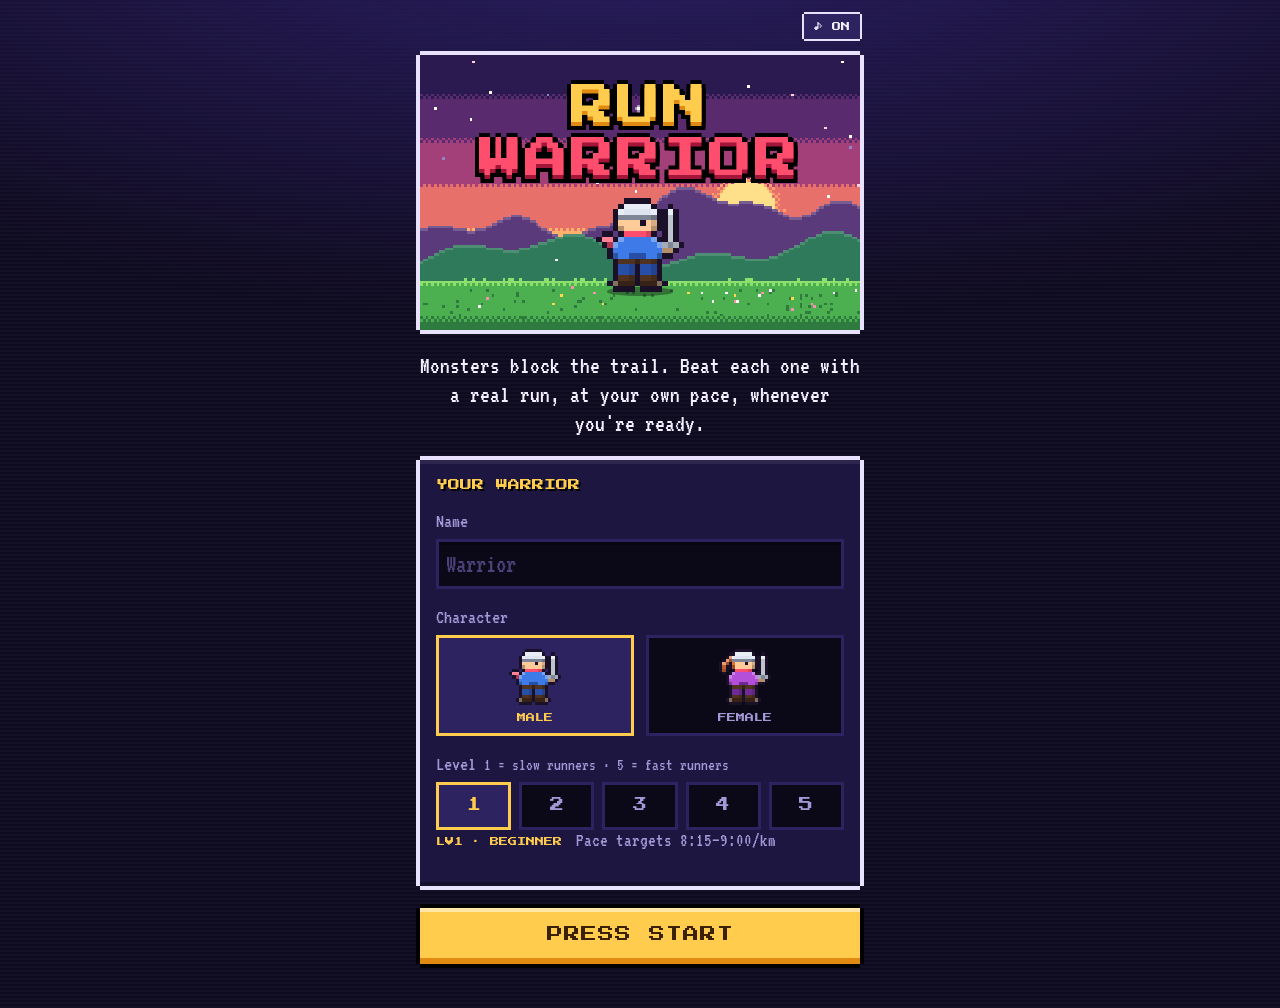
<file: index.html>
<!doctype html>
<html lang="en">
<head>
  <meta charset="utf-8">
  <meta name="viewport" content="width=device-width, initial-scale=1">
  <meta name="theme-color" content="#0e0a1f">
  <title>Run Warrior</title>
  <link rel="icon" type="image/png" sizes="32x32" href="icons/icon-32.png">
  <link rel="apple-touch-icon" href="icons/icon-180.png">
  <link rel="manifest" href="manifest.webmanifest">
  <link rel="preconnect" href="https://fonts.googleapis.com">
  <link rel="preconnect" href="https://fonts.gstatic.com" crossorigin>
  <link href="https://fonts.googleapis.com/css2?family=Press+Start+2P&family=VT323&display=swap" rel="stylesheet">
  <link rel="stylesheet" href="css/style.css">
</head>
<body>
  <main id="app"><p class="loading">LOADING…</p></main>
  <script type="module" src="js/main.js"></script>
</body>
</html>
</file>
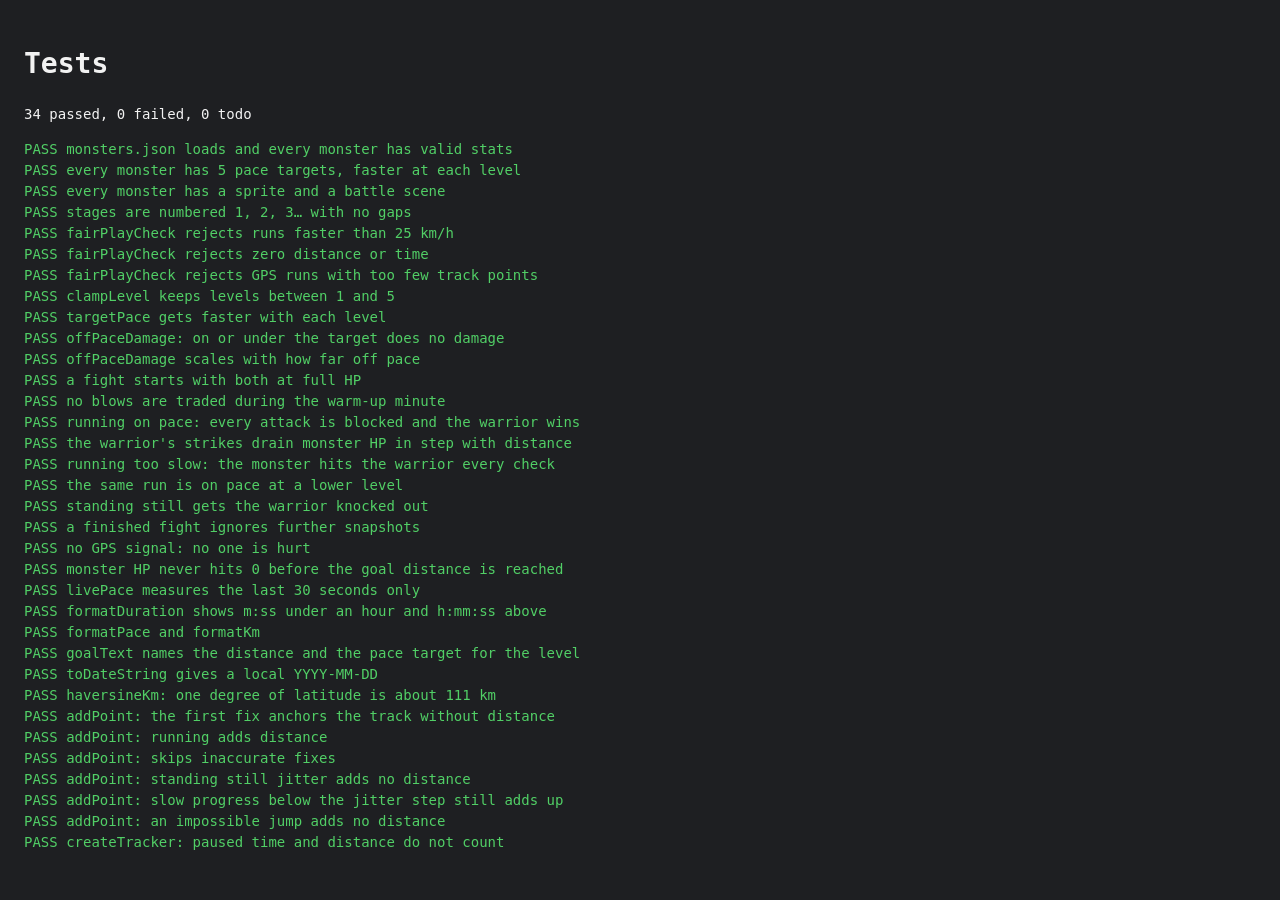
<file: tests/index.html>
<!doctype html>
<html lang="en">
<head>
  <meta charset="utf-8">
  <meta name="viewport" content="width=device-width, initial-scale=1">
  <title>Run Warrior tests</title>
  <style>
    body { background: #1e1f22; color: #f2f2f2; font: 14px/1.5 ui-monospace, Menlo, monospace; padding: 16px; }
    ul { list-style: none; padding: 0; }
    .pass { color: #51cf66; }
    .fail { color: #ff6b6b; }
    .todo { color: #a0a0a6; }
  </style>
</head>
<body>
  <h1>Tests</h1>
  <p id="summary">Running…</p>
  <ul id="out"></ul>
  <script type="module">
    import { run } from './runner.js';
    import './monsters.test.js';
    import './rules.test.js';
    import './format.test.js';
    import './gps.test.js';

    const { pass, fail, todos } = await run(document.getElementById('out'));
    document.getElementById('summary').textContent = `${pass} passed, ${fail} failed, ${todos} todo`;
  </script>
</body>
</html>
</file>
<file: css/style.css>
/* Run Warrior: pixel-art style */

:root {
  --bg: #0e0a1f;
  --panel: #1d1640;
  --panel-2: #2d2360;
  --well: #0b0818;
  --line: #e9e2ff;
  --ink: #f4efff;
  --muted: #a397d6;
  --gold: #ffcc4d;
  --gold-2: #e08a12;
  --gold-ink: #3a2104;
  --red: #ff4d6d;
  --green: #3ee07a;
  --yellow: #ffd84d;
  --font-pixel: 'Press Start 2P', ui-monospace, monospace;
  --font-body: 'VT323', ui-monospace, monospace;
  --b: 4px; /* pixel border size */
  --u: 3px; /* one scene pixel, set by JS */
  /* Notched pixel border: four offset shadows leave the corners open. */
  --border: 0 calc(-1 * var(--b)) 0 0 var(--line), 0 var(--b) 0 0 var(--line),
            calc(-1 * var(--b)) 0 0 0 var(--line), var(--b) 0 0 0 var(--line);
  --border-dark: 0 calc(-1 * var(--b)) 0 0 #000, 0 var(--b) 0 0 #000,
                 calc(-1 * var(--b)) 0 0 0 #000, var(--b) 0 0 0 #000;
}

* { box-sizing: border-box; }

html { background: var(--bg); }

body {
  margin: 0;
  min-height: 100vh;
  color: var(--ink);
  font-family: var(--font-body);
  font-size: 22px;
  line-height: 1.2;
  background:
    radial-gradient(ellipse 120% 60% at 50% -10%, #2c1f66 0%, transparent 70%),
    repeating-linear-gradient(0deg, rgba(255, 255, 255, 0.025) 0 2px, transparent 2px 4px),
    var(--bg);
  -webkit-font-smoothing: none;
  -webkit-tap-highlight-color: transparent;
}

#app { max-width: 480px; margin: 0 auto; padding: 14px 16px 40px; }

img { image-rendering: pixelated; }

.loading { font-family: var(--font-pixel); font-size: 12px; text-align: center; margin-top: 40vh; }

.muted { color: var(--muted); }
.center { text-align: center; }
.sr { position: absolute; width: 1px; height: 1px; overflow: hidden; clip: rect(0 0 0 0); white-space: nowrap; }

/* ---------- Top bar ---------- */

.topbar {
  display: flex;
  align-items: center;
  justify-content: space-between;
  margin: 0 var(--b) 16px;
}
.brand {
  font-family: var(--font-pixel);
  font-size: 12px;
  color: var(--gold);
  text-shadow: 2px 2px 0 #000;
}
.title-screen .brand { visibility: hidden; }
.icon-btn {
  font-family: var(--font-pixel);
  font-size: 9px;
  color: var(--ink);
  background: var(--panel-2);
  border: 0;
  padding: 8px 10px;
  cursor: pointer;
  box-shadow: 0 -2px 0 0 var(--line), 0 2px 0 0 var(--line), -2px 0 0 0 var(--line), 2px 0 0 0 var(--line);
}
.icon-btn[aria-pressed='false'] { color: var(--muted); }

/* ---------- Panels ---------- */

.panel {
  background: var(--panel);
  box-shadow: var(--border), inset 0 calc(-1 * var(--b)) 0 0 rgba(0, 0, 0, 0.3), inset 0 var(--b) 0 0 rgba(255, 255, 255, 0.07);
  margin: var(--b) var(--b) 22px;
  padding: 18px 16px;
}
.panel-title {
  margin: 0 0 16px;
  font-family: var(--font-pixel);
  font-weight: 400;
  font-size: 12px;
  color: var(--gold);
  text-shadow: 2px 2px 0 #000;
}
.panel p { margin: 0 0 12px; }
.panel p:last-child { margin-bottom: 0; }
.lead { font-size: 24px; }

/* ---------- Scene ---------- */

.scene {
  position: relative;
  aspect-ratio: 16 / 10;
  margin: var(--b) var(--b) 22px;
  background: #000;
  box-shadow: var(--border);
  overflow: hidden;
  user-select: none;
  -webkit-user-select: none;
}
.scene canvas {
  position: absolute;
  inset: 0;
  width: 100%;
  height: 100%;
  image-rendering: pixelated;
}
.scene .fx { z-index: 3; pointer-events: none; }

.actor {
  position: absolute;
  bottom: 14%;
  left: calc(var(--x) * 1%);
  transform: translateX(-50%);
  z-index: 2;
}
.actor::before {
  content: '';
  position: absolute;
  left: 12%;
  right: 12%;
  bottom: calc(var(--u) * -1.5);
  height: calc(var(--u) * 3);
  background: rgba(0, 0, 0, 0.35);
  border-radius: 50%;
}
.actor .body { position: relative; transform-origin: 50% 100%; }
.actor img { display: block; width: calc(var(--u) * var(--w)); height: auto; }

/* Idle animations: whole-pixel steps for that sprite feel */
.idle-bob { animation: bob 1s steps(1) infinite; }
@keyframes bob { 50% { transform: translateY(calc(var(--u) * -1)); } }

.idle-squish { transform-origin: 50% 100%; animation: squish 0.9s steps(1) infinite; }
@keyframes squish { 50% { transform: scale(1.1, 0.88); } }

.idle-hop { animation: hop 0.8s steps(1) infinite; }
@keyframes hop {
  25% { transform: translateY(calc(var(--u) * -3)); }
  50% { transform: translateY(calc(var(--u) * -1)); }
}

.idle-sway { animation: sway 1.6s steps(1) infinite; }
@keyframes sway {
  25% { transform: translateX(calc(var(--u) * -1)); }
  75% { transform: translateX(var(--u)); }
}

.idle-hover { animation: hover 1.2s steps(1) infinite; }
@keyframes hover {
  25%, 75% { transform: translateY(calc(var(--u) * -2)); }
  50% { transform: translateY(calc(var(--u) * -4)); }
}

/* Attack moves */
.hero .body.dash { animation: dash 0.55s ease-in-out; }
@keyframes dash {
  30%, 50% { transform: translateX(calc(var(--u) * 50)); }
}

.monster .body.hurt { animation: hurt 0.45s steps(1); }
@keyframes hurt {
  0% { transform: translateX(calc(var(--u) * 3)); filter: brightness(0) invert(1); }
  20% { transform: translateX(calc(var(--u) * -3)); filter: none; }
  40% { transform: translateX(calc(var(--u) * 2)); filter: brightness(0) invert(1); }
  60% { transform: translateX(calc(var(--u) * -1)); filter: none; }
  80% { transform: none; filter: brightness(0) invert(1); }
  100% { transform: none; filter: none; }
}

.monster .body.dying { animation: dying 0.75s steps(1) forwards; }
@keyframes dying {
  0%, 30% { opacity: 1; }
  15%, 45% { opacity: 0.15; }
  60% { opacity: 1; transform: none; }
  75% { transform: scale(1.15, 0.6); opacity: 0.7; }
  90% { transform: scale(1.3, 0.25); opacity: 0.35; }
  100% { transform: scale(1.4, 0); opacity: 0; }
}

.body.pop { animation: pop 0.4s steps(4); }
@keyframes pop {
  0% { transform: scale(0); }
  60% { transform: scale(1.25); }
  100% { transform: scale(1); }
}

.hero .body.cheer { animation: cheer 0.4s steps(1) 3; }
@keyframes cheer { 50% { transform: translateY(calc(var(--u) * -5)); } }

/* HUD */
.hud {
  position: absolute;
  top: 5%;
  z-index: 4;
  padding: 7px 8px 6px;
  background: rgba(11, 8, 24, 0.86);
  font-family: var(--font-pixel);
  font-size: 8px;
  line-height: 1.7;
  box-shadow: 0 -2px 0 0 var(--line), 0 2px 0 0 var(--line), -2px 0 0 0 var(--line), 2px 0 0 0 var(--line);
}
.hud b { display: block; font-weight: 400; font-size: 9px; }
.hud--hero { left: 4%; width: 40%; }
.hud--foe { right: 4%; width: 48%; }
.boss { font-style: normal; color: var(--red); animation: blink 0.8s steps(1) infinite; }
.hpbar {
  position: relative;
  height: 8px;
  margin: 5px 0 3px;
  background: #000;
  box-shadow: 0 0 0 2px #000;
}
.hpbar .lag, .hpbar .fill { position: absolute; top: 0; bottom: 0; left: 0; }
.hpbar .lag { background: #fff; transition: width 0.7s steps(10) 0.35s; }
.hpbar .fill {
  background: var(--green);
  transition: width 0.25s steps(5);
  box-shadow: inset 0 2px 0 rgba(255, 255, 255, 0.4), inset 0 -2px 0 rgba(0, 0, 0, 0.3);
}
.hpbar.mid .fill { background: var(--yellow); }
.hpbar.low .fill { background: var(--red); }
.hpnum { color: var(--muted); }

/* Floating damage numbers */
.dmg-num {
  position: absolute;
  z-index: 5;
  font-family: var(--font-pixel);
  font-size: 16px;
  color: #fff;
  pointer-events: none;
  text-shadow: 3px 0 #000, -3px 0 #000, 0 3px #000, 0 -3px #000, 3px 3px #000;
  animation: rise 1.1s steps(10) forwards;
}
.dmg-num.crit { font-size: 22px; color: var(--gold); }
@keyframes rise {
  0% { transform: translate(-50%, 0) scale(0.5); opacity: 1; }
  15% { transform: translate(-50%, -70%) scale(1.35); }
  35% { transform: translate(-50%, -90%) scale(1); }
  80% { opacity: 1; }
  100% { transform: translate(-50%, -200%); opacity: 0; }
}

/* Big banner (VICTORY!) */
.banner {
  position: absolute;
  inset: 0;
  z-index: 6;
  display: flex;
  align-items: center;
  justify-content: center;
  pointer-events: none;
  font-family: var(--font-pixel);
  font-size: clamp(22px, 8vw, 34px);
  color: var(--gold);
  text-shadow: 0 4px 0 var(--gold-2), 4px 4px 0 #000, -4px 4px 0 #000, 4px 0 0 #000, -4px 0 0 #000, 0 -4px 0 #000, 0 8px 0 #000;
  visibility: hidden;
}
.banner.show { visibility: visible; }
.banner span { display: inline-block; }
.banner.show span { animation: letter 0.7s steps(4) calc(var(--i) * 70ms) both, wave 1s steps(2) calc(0.8s + var(--i) * 70ms) infinite; }
@keyframes letter {
  0% { transform: translateY(-250%); opacity: 0; }
  60% { transform: translateY(20%); opacity: 1; }
  100% { transform: none; opacity: 1; }
}
@keyframes wave { 50% { transform: translateY(-4px); } }

/* Title logo */
.logo {
  position: absolute;
  top: 9%;
  left: 0;
  right: 0;
  z-index: 4;
  margin: 0;
  text-align: center;
  font-family: var(--font-pixel);
  font-weight: 400;
  line-height: 1.2;
  animation: float 2s steps(2) infinite;
}
.logo span {
  display: block;
  font-size: clamp(28px, 9.5vw, 44px);
  color: var(--gold);
  letter-spacing: 2px;
  text-shadow: 0 4px 0 var(--gold-2), 4px 4px 0 #000, -4px 4px 0 #000, 4px 0 0 #000, -4px 0 0 #000, 0 -4px 0 #000, 0 8px 0 #000, 4px 8px 0 #000, -4px 8px 0 #000;
}
.logo span + span { color: var(--red); text-shadow: 0 4px 0 #a3163a, 4px 4px 0 #000, -4px 4px 0 #000, 4px 0 0 #000, -4px 0 0 #000, 0 -4px 0 #000, 0 8px 0 #000, 4px 8px 0 #000, -4px 8px 0 #000; }
@keyframes float { 50% { transform: translateY(-4px); } }

/* ---------- Season map ---------- */

.map {
  position: relative;
  display: grid;
  grid-template-columns: repeat(4, 1fr);
  list-style: none;
  margin: 0 0 22px;
  padding: 0;
}
.map::before {
  content: '';
  position: absolute;
  left: 12.5%;
  right: 12.5%;
  top: 24px;
  border-top: 4px dashed var(--panel-2);
}
.node { position: relative; display: flex; flex-direction: column; align-items: center; gap: 6px; text-align: center; }
.node-art {
  position: relative;
  display: grid;
  place-items: center;
  width: 50px;
  height: 50px;
  background: var(--panel);
  box-shadow: 0 -3px 0 0 var(--panel-2), 0 3px 0 0 var(--panel-2), -3px 0 0 0 var(--panel-2), 3px 0 0 0 var(--panel-2);
}
.node-art img { width: 38px; height: 38px; object-fit: contain; }
.node-label { font-family: var(--font-pixel); font-size: 7px; color: var(--ink); }
.node-week { font-size: 16px; color: var(--muted); line-height: 1; }
.node.now .node-art {
  background: var(--panel-2);
  box-shadow: 0 -3px 0 0 var(--gold), 0 3px 0 0 var(--gold), -3px 0 0 0 var(--gold), 3px 0 0 0 var(--gold);
  animation: nodebob 1s steps(1) infinite;
}
.node.now .node-label { color: var(--gold); }
@keyframes nodebob { 50% { transform: translateY(-3px); } }
.node.won img, .node.escaped img { filter: grayscale(1) brightness(0.7); }
.node.won .node-art::after, .node.escaped .node-art::after, .node.soon .node-art::after {
  position: absolute;
  right: -8px;
  top: -8px;
  width: 18px;
  height: 18px;
  display: grid;
  place-items: center;
  font-family: var(--font-pixel);
  font-size: 9px;
  box-shadow: var(--border-dark);
}
.node.won .node-art::after { content: '✓'; background: var(--green); color: #05300f; }
.node.escaped .node-art::after { content: '✗'; background: var(--red); color: #3a0010; }
.node.soon .node-art::after { content: '?'; background: var(--panel-2); color: var(--muted); }
.node.won .node-label { color: var(--green); }
.node.escaped .node-label { color: var(--muted); text-decoration: line-through; }

.sil { filter: brightness(0) invert(0.32) sepia(1) hue-rotate(205deg) saturate(2.2); }

/* ---------- Dialog box ---------- */

.dialog {
  position: relative;
  min-height: 84px;
  margin: var(--b) var(--b) 22px;
  padding: 14px 18px 20px;
  background: var(--well);
  box-shadow: var(--border), inset 0 0 0 4px var(--panel-2);
  font-size: 25px;
  line-height: 1.12;
  cursor: pointer;
}
.dialog-text { margin: 0; min-height: 1.1em; }
.dialog .caret {
  position: absolute;
  right: 14px;
  bottom: 6px;
  font-size: 14px;
  color: var(--gold);
  visibility: hidden;
}
.dialog.done .caret { visibility: visible; animation: blink 0.8s steps(1) infinite; }
.dialog.bad { color: #ff9cb0; }
.dialog.win { color: var(--gold); }
@keyframes blink { 50% { opacity: 0; } }

/* ---------- Form ---------- */

.field-row { display: grid; grid-template-columns: 1.15fr 1fr; gap: 12px; }
.field { display: block; min-width: 0; margin: 0 0 16px; padding: 0; border: 0; }
.field > span:first-child, .field legend {
  display: block;
  margin-bottom: 6px;
  padding: 0;
  font-size: 20px;
  color: var(--muted);
}
.unit { position: relative; display: block; }
.unit i {
  position: absolute;
  right: 10px;
  top: 50%;
  transform: translateY(-50%);
  font-family: var(--font-pixel);
  font-size: 8px;
  font-style: normal;
  color: var(--muted);
  pointer-events: none;
}
input {
  display: block;
  width: 100%;
  min-width: 0;
  height: 50px;
  padding: 8px 10px;
  border: 0;
  border-radius: 0;
  background: var(--well);
  color: var(--ink);
  font-family: var(--font-body);
  font-size: 26px;
  box-shadow: inset 0 0 0 3px var(--panel-2), inset 0 6px 0 0 rgba(0, 0, 0, 0.35);
  color-scheme: dark;
  appearance: none;
  -webkit-appearance: none;
}
input[type='date'] { font-size: 21px; }
input::placeholder { color: #4d437a; }
input:focus { outline: none; box-shadow: inset 0 0 0 3px var(--gold), inset 0 6px 0 0 rgba(0, 0, 0, 0.35); }
input[type='number'] { -moz-appearance: textfield; }
input::-webkit-outer-spin-button, input::-webkit-inner-spin-button { -webkit-appearance: none; margin: 0; }
.unit input { padding-right: 44px; }
.time-fields { display: grid; grid-template-columns: repeat(3, 1fr); gap: 10px; }

/* ---------- Buttons ---------- */

.btn {
  display: block;
  width: calc(100% - 2 * var(--b));
  margin: var(--b) var(--b) var(--b);
  padding: 16px 12px 20px;
  border: 0;
  background: var(--gold);
  color: var(--gold-ink);
  font-family: var(--font-pixel);
  font-size: 14px;
  letter-spacing: 1px;
  cursor: pointer;
  box-shadow: var(--border-dark), inset 0 -6px 0 0 var(--gold-2), inset 0 4px 0 0 rgba(255, 255, 255, 0.5);
}
.btn:hover { filter: brightness(1.08); }
.btn:active { transform: translateY(3px); box-shadow: var(--border-dark), inset 0 -2px 0 0 var(--gold-2), inset 0 4px 0 0 rgba(0, 0, 0, 0.15); }
.btn:disabled { filter: grayscale(0.8) brightness(0.7); cursor: progress; }
.btn:focus-visible { outline: 3px solid #fff; outline-offset: 6px; }
.btn--big { font-size: 16px; padding: 18px 12px 22px; }
.btn--pulse { animation: pulse 1.1s steps(1) infinite; }
@keyframes pulse { 50% { background: #ffe08a; } }

.link {
  background: none;
  border: 0;
  padding: 8px;
  color: var(--muted);
  font-family: var(--font-body);
  font-size: 20px;
  text-decoration: underline;
  cursor: pointer;
}
.foot { text-align: center; }

/* ---------- Lineups (title + results) ---------- */

.lineup {
  display: flex;
  justify-content: center;
  align-items: flex-end;
  gap: 14px;
  list-style: none;
  margin: 18px 0 22px;
  padding: 0;
}
.lineup li { display: flex; flex-direction: column; align-items: center; gap: 6px; }
.lineup img { height: 44px; width: auto; }
.lineup li:last-child img { height: 54px; }
.lineup span { font-family: var(--font-pixel); font-size: 7px; color: var(--muted); }
.trophies .won span { color: var(--green); }
.trophies .escaped img { filter: grayscale(1) brightness(0.6); }

.next-art img { height: 64px; width: auto; margin: 4px 0 12px; animation: nodebob 1.4s steps(1) infinite; }

.stats {
  display: grid;
  grid-template-columns: repeat(3, 1fr);
  gap: 8px;
  margin: 0 0 22px;
}
.stats div { background: var(--well); padding: 10px 4px; box-shadow: inset 0 0 0 3px var(--panel-2); }
.stats dt { font-size: 18px; color: var(--muted); }
.stats dd { margin: 4px 0 0; font-family: var(--font-pixel); font-size: 12px; color: var(--gold); }

/* ---------- Quest log ---------- */

.runs { list-style: none; margin: 0; padding: 0; }
.runs li {
  display: grid;
  grid-template-columns: auto 1fr auto;
  gap: 12px;
  align-items: baseline;
  padding: 9px 0;
  border-top: 3px dashed var(--panel-2);
  font-size: 21px;
}
.runs li:first-child { border-top: 0; padding-top: 0; }
.runs .d { color: var(--muted); }
.runs small { margin-left: 6px; font-size: 18px; color: var(--muted); }
.runs .dmg { font-family: var(--font-pixel); font-size: 10px; color: var(--red); }
.runs .kill .dmg { color: var(--gold); }
.runs .ko {
  margin-right: 6px;
  padding: 2px 4px;
  font-weight: 400;
  background: var(--gold);
  color: var(--gold-ink);
}

/* ---------- Screen transition ---------- */

.wipe {
  position: fixed;
  inset: 0;
  z-index: 100;
  background: #fff;
  pointer-events: none;
  animation: wipe 0.6s steps(6) forwards;
}
@keyframes wipe {
  0% { opacity: 0; }
  35% { opacity: 1; }
  100% { opacity: 0; }
}

@media (max-width: 380px) {
  body { font-size: 20px; }
  .field-row { grid-template-columns: 1fr; gap: 0; }
}

@media (prefers-reduced-motion: reduce) {
  *, *::before, *::after {
    animation-duration: 0.01ms !important;
    animation-iteration-count: 1 !important;
    transition-duration: 0.01ms !important;
  }
}

/* ---------- Warrior HP, counterattacks and foe stats ---------- */

.hpbar.warrior .fill { background: #5ec8ff; }
.hpbar.warrior.mid .fill { background: var(--yellow); }
.hpbar.warrior.low .fill { background: var(--red); }

.week-tag {
  position: absolute;
  left: 50%;
  bottom: 3%;
  z-index: 4;
  transform: translateX(-50%);
  padding: 4px 8px;
  background: rgba(11, 8, 24, 0.8);
  font-family: var(--font-pixel);
  font-size: 7px;
  white-space: nowrap;
}
.week-tag span { color: var(--yellow); }

.monster .body.lunge { animation: lunge 0.5s ease-in-out; }
@keyframes lunge {
  30%, 50% { transform: translateX(calc(var(--u) * -48)); }
}

.hero .body.ouch { animation: ouch 0.45s steps(1); }
@keyframes ouch {
  0% { transform: translateX(calc(var(--u) * -3)); filter: brightness(0) invert(1); }
  20% { transform: translateX(calc(var(--u) * 2)); filter: sepia(1) saturate(8) hue-rotate(-50deg); }
  40% { transform: translateX(calc(var(--u) * -2)); filter: brightness(0) invert(1); }
  60% { transform: none; filter: sepia(1) saturate(8) hue-rotate(-50deg); }
  100% { transform: none; filter: none; }
}

.hero .body.down { animation: down 0.5s steps(3) forwards; }
@keyframes down {
  100% { transform: translate(calc(var(--u) * -6), calc(var(--u) * -2)) rotate(-90deg); filter: grayscale(0.6) brightness(0.8); }
}

.dmg-num.taken { color: #ff6b81; }
.dmg-num.heal { color: var(--green); }

.banner.bad { font-size: clamp(16px, 6vw, 24px); color: var(--red); text-shadow: 0 4px 0 #a3163a, 4px 4px 0 #000, -4px 4px 0 #000, 4px 0 0 #000, -4px 0 0 #000, 0 -4px 0 #000, 0 8px 0 #000; }

.stats--4 { grid-template-columns: repeat(4, 1fr); gap: 6px; margin-bottom: 14px; }
.stats--4 dd { font-size: 10px; }
.foe-stats .rule { font-size: 19px; color: var(--muted); }
.atk { color: var(--red) !important; font-weight: 400; }

.runs .hits {
  grid-column: 1 / -1;
  margin-top: -4px;
  font-size: 17px;
  color: var(--muted);
}
.runs .taken { font-weight: 400; color: #ff6b81; }

/* ---------- Warrior setup ---------- */

.tagline { margin: 0 var(--b) 22px; font-size: 24px; }
.hud b { overflow: hidden; text-overflow: ellipsis; white-space: nowrap; }

.pick { display: grid; grid-template-columns: 1fr 1fr; gap: 12px; }
.pick-card {
  position: relative;
  display: flex;
  flex-direction: column;
  align-items: center;
  gap: 8px;
  padding: 14px 8px 12px;
  background: var(--well);
  box-shadow: inset 0 0 0 3px var(--panel-2);
  cursor: pointer;
}
.pick-card input { position: absolute; opacity: 0; pointer-events: none; }
.pick-card img { height: 56px; width: auto; }
.pick-card span { font-family: var(--font-pixel); font-size: 9px; color: var(--muted); }
.pick-card:has(input:checked) { background: var(--panel-2); box-shadow: inset 0 0 0 3px var(--gold); }
.pick-card:has(input:checked) span { color: var(--gold); }
.pick-card:has(input:checked) img { animation: bob 0.8s steps(1) infinite; --u: 2px; }
.pick-card:has(input:focus-visible) { outline: 3px solid #fff; outline-offset: 3px; }

/* ---------- Run tracker ---------- */

.tracker .sim {
  margin-left: 6px;
  padding: 2px 4px;
  font-style: normal;
  font-size: 7px;
  vertical-align: middle;
  background: var(--panel-2);
  color: var(--muted);
}
.readouts { display: grid; grid-template-columns: repeat(3, 1fr); gap: 8px; margin-bottom: 14px; }
.readouts div {
  display: flex;
  flex-direction: column;
  align-items: center;
  padding: 10px 4px 8px;
  background: var(--well);
  box-shadow: inset 0 0 0 3px var(--panel-2);
}
.readouts span { font-size: 18px; color: var(--muted); }
.readouts b {
  margin: 6px 0 4px;
  font-family: var(--font-pixel);
  font-size: clamp(13px, 4.2vw, 18px);
  font-weight: 400;
  color: var(--ink);
  font-variant-numeric: tabular-nums;
}
.readouts small { font-family: var(--font-pixel); font-size: 7px; color: var(--muted); }
.tracker.is-running .readouts b { color: var(--gold); }
.tracker.is-paused .readouts b { animation: blink 1.2s steps(1) infinite; }

.goalbar { height: 10px; background: #000; box-shadow: 0 0 0 2px var(--panel-2); margin: 0 2px 10px; }
.goalfill {
  width: 0;
  height: 100%;
  background: var(--gold);
  box-shadow: inset 0 2px 0 rgba(255, 255, 255, 0.4);
  transition: width 0.4s steps(4);
}
.preview { min-height: 1.2em; font-size: 21px; text-align: center; }
.preview b { color: var(--gold); font-weight: 400; }
.preview .win { color: var(--green); }

.gps { display: flex; align-items: center; justify-content: center; gap: 8px; font-size: 19px; color: var(--muted); }
.gps .dot { width: 10px; height: 10px; background: #4d437a; }
.gps.searching .dot { background: var(--yellow); animation: blink 0.6s steps(1) infinite; }
.gps.good .dot { background: var(--green); }
.gps.ok .dot { background: var(--yellow); }
.gps.weak .dot { background: var(--red); }

.tracker-buttons { margin: 16px 0 10px; text-align: center; }
.btn-row { display: grid; grid-template-columns: 1fr 1fr; gap: 12px; }
.btn-row .btn { width: auto; margin: var(--b); }
.btn--ghost {
  background: var(--panel-2);
  color: var(--ink);
  box-shadow: var(--border-dark), inset 0 -6px 0 0 #1d1640, inset 0 4px 0 0 rgba(255, 255, 255, 0.15);
}
.hint { font-size: 18px; color: var(--muted); text-align: center; }
.foot { display: flex; justify-content: center; gap: 12px; }

/* ---------- Stage map ---------- */

.section-title {
  margin: 0 var(--b) 14px;
  font-family: var(--font-pixel);
  font-weight: 400;
  font-size: 13px;
  color: var(--gold);
  text-shadow: 2px 2px 0 #000;
}
.hud--card { width: auto; }
.hud--card span { color: var(--yellow); }

.stages { list-style: none; margin: 0 0 14px; padding: 0; display: grid; gap: 16px; }
.stage {
  display: grid;
  grid-template-columns: 76px 1fr auto;
  align-items: center;
  gap: 14px;
  width: calc(100% - 2 * var(--b));
  margin: var(--b);
  padding: 12px 14px;
  border: 0;
  text-align: left;
  color: var(--ink);
  background: var(--panel);
  font: inherit;
  cursor: pointer;
  box-shadow: var(--border), inset 0 calc(-1 * var(--b)) 0 0 rgba(0, 0, 0, 0.3);
}
.stage:hover:not(:disabled) { background: var(--panel-2); }
.stage:active:not(:disabled) { transform: translateY(2px); }
.stage:focus-visible { outline: 3px solid var(--gold); outline-offset: 6px; }
.stage-art {
  display: grid;
  place-items: center;
  width: 76px;
  height: 64px;
  background: var(--well);
  box-shadow: inset 0 0 0 3px var(--panel-2);
}
.stage-art img { width: 62px; height: 50px; object-fit: contain; }
.stage-info { display: flex; flex-direction: column; gap: 3px; min-width: 0; }
.stage-num { font-family: var(--font-pixel); font-size: 7px; color: var(--muted); }
.stage-name { font-family: var(--font-pixel); font-weight: 400; font-size: 12px; }
.stage-dist { font-family: var(--font-pixel); font-size: 10px; color: var(--yellow); }
.stage-pace, .stage-best { font-size: 18px; color: var(--muted); }
.stage-best { color: var(--gold); }
.stage-badge { font-family: var(--font-pixel); font-size: 8px; padding: 6px 6px; white-space: nowrap; }
.stage.open { box-shadow: 0 -4px 0 0 var(--gold), 0 4px 0 0 var(--gold), -4px 0 0 0 var(--gold), 4px 0 0 0 var(--gold); }
.stage.open .stage-badge { background: var(--gold); color: var(--gold-ink); animation: pulse 1.1s steps(1) infinite; }
.stage.open .stage-art img { animation: nodebob 1s steps(1) infinite; }
.stage.won .stage-badge { color: var(--green); }
.stage.won .stage-name { color: var(--green); }
.stage.locked { cursor: not-allowed; opacity: 0.75; }
.stage.locked .stage-badge { color: var(--muted); }
.map-note { font-size: 19px; margin: 0 0 18px; }

.node-dist { font-family: var(--font-pixel); font-size: 7px; color: var(--yellow); line-height: 1; }
.node.open .node-art { box-shadow: 0 -3px 0 0 var(--gold-2), 0 3px 0 0 var(--gold-2), -3px 0 0 0 var(--gold-2), 3px 0 0 0 var(--gold-2); }

/* ---------- Level picker ---------- */

.field > span i { font-style: normal; font-size: 17px; }
.levels { display: grid; grid-template-columns: repeat(5, 1fr); gap: 8px; }
.level-pick { position: relative; cursor: pointer; }
.level-pick input { position: absolute; opacity: 0; pointer-events: none; }
.level-pick span {
  display: grid;
  place-items: center;
  height: 48px;
  background: var(--well);
  box-shadow: inset 0 0 0 3px var(--panel-2);
  font-family: var(--font-pixel);
  font-size: 14px;
  color: var(--muted);
}
.level-pick:has(input:checked) span { background: var(--panel-2); box-shadow: inset 0 0 0 3px var(--gold); color: var(--gold); }
.level-pick:has(input:focus-visible) span { outline: 3px solid #fff; outline-offset: 2px; }
.level-note { margin: 10px 0 0; font-size: 19px; color: var(--muted); }
.level-note b { font-family: var(--font-pixel); font-weight: 400; font-size: 9px; color: var(--gold); margin-right: 6px; }

/* ---------- Live fight ---------- */

.pace-status {
  margin: 0 0 10px;
  padding: 8px;
  text-align: center;
  font-family: var(--font-pixel);
  font-size: 9px;
  line-height: 1.5;
  background: var(--well);
  color: var(--muted);
}
.pace-status.warm { color: var(--yellow); }
.pace-status.good { background: #0d3a22; color: var(--green); }
.pace-status.bad { background: #4a0f1f; color: #ff8fa3; animation: blink 0.9s steps(1) infinite; }

.actor .stance { position: relative; }
.fighting .hero .stance { animation: hero-ready 1.2s steps(1) infinite; }
.fighting .monster .stance { animation: foe-ready 1.2s steps(1) 0.6s infinite; }
@keyframes hero-ready {
  0%, 100% { transform: none; }
  50% { transform: translateX(calc(var(--u) * 3)) rotate(4deg); }
}
@keyframes foe-ready {
  0%, 100% { transform: none; }
  50% { transform: translateX(calc(var(--u) * -3)); }
}

.hero .body.swing { animation: swing 0.45s steps(3); }
@keyframes swing {
  40% { transform: translateX(calc(var(--u) * 10)) rotate(8deg); }
  100% { transform: none; }
}
.monster .body.jab { animation: jab 0.45s steps(3); }
@keyframes jab {
  40% { transform: translateX(calc(var(--u) * -14)); }
  100% { transform: none; }
}
.hero .body.block { animation: block 0.4s steps(2); }
@keyframes block {
  0% { transform: translateX(calc(var(--u) * -2)); filter: brightness(1.8) saturate(0.4); }
  100% { transform: none; filter: none; }
}
.monster .body.cheer { animation: cheer 0.4s steps(1) 3; }

.dmg-num.block-txt { font-size: 11px; color: #59e3ff; }

.outcome .panel-title { font-size: 16px; }
.outcome.won .panel-title { color: var(--green); }
.outcome.lost .panel-title, .outcome.void .panel-title { color: var(--red); }
.outcome .btn { margin-bottom: 12px; }

/* Wake lock status */
.wake { margin: 0 0 10px; padding: 8px 10px; font-size: 19px; text-align: center; }
.wake.idle { display: none; }
.wake.on { color: var(--green); background: #0d3a22; }
.wake.off { color: #ffd1a8; background: #4a2a0f; box-shadow: inset 0 0 0 2px #e08a12; }
</file>
